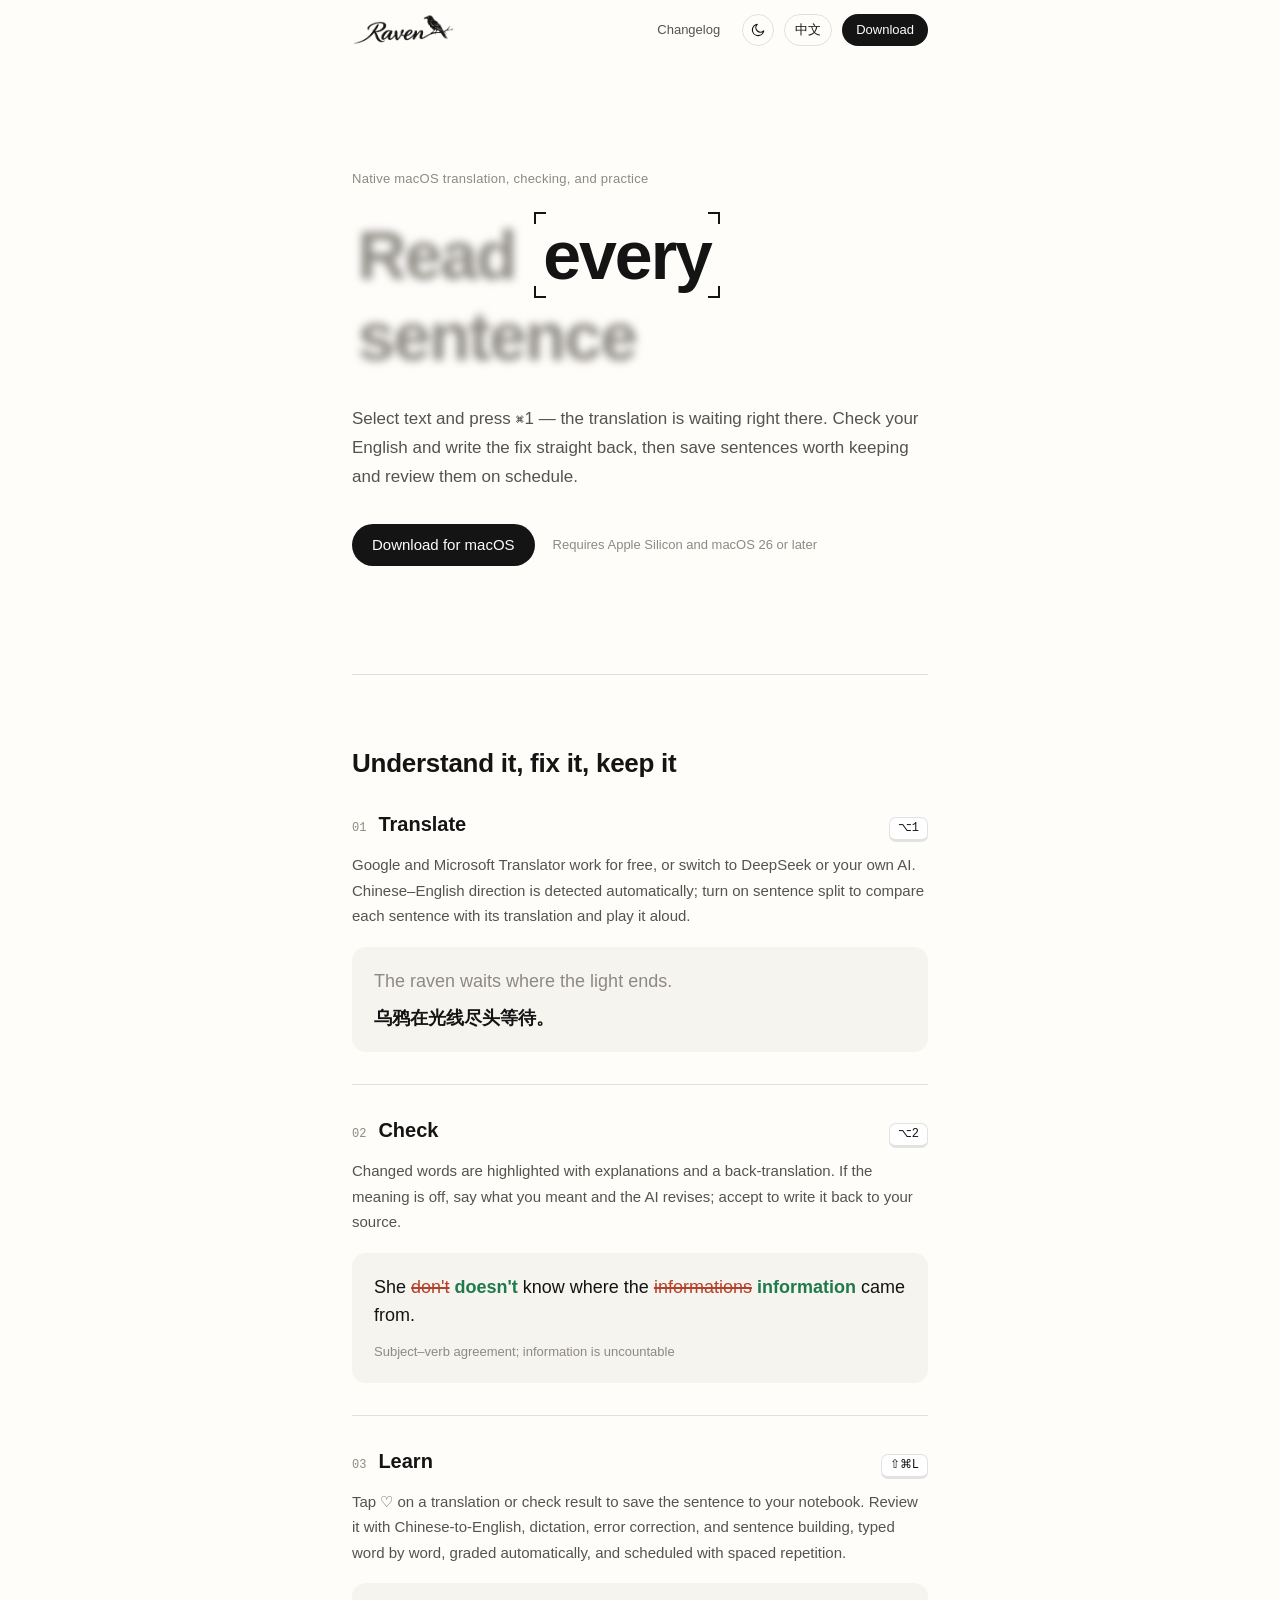
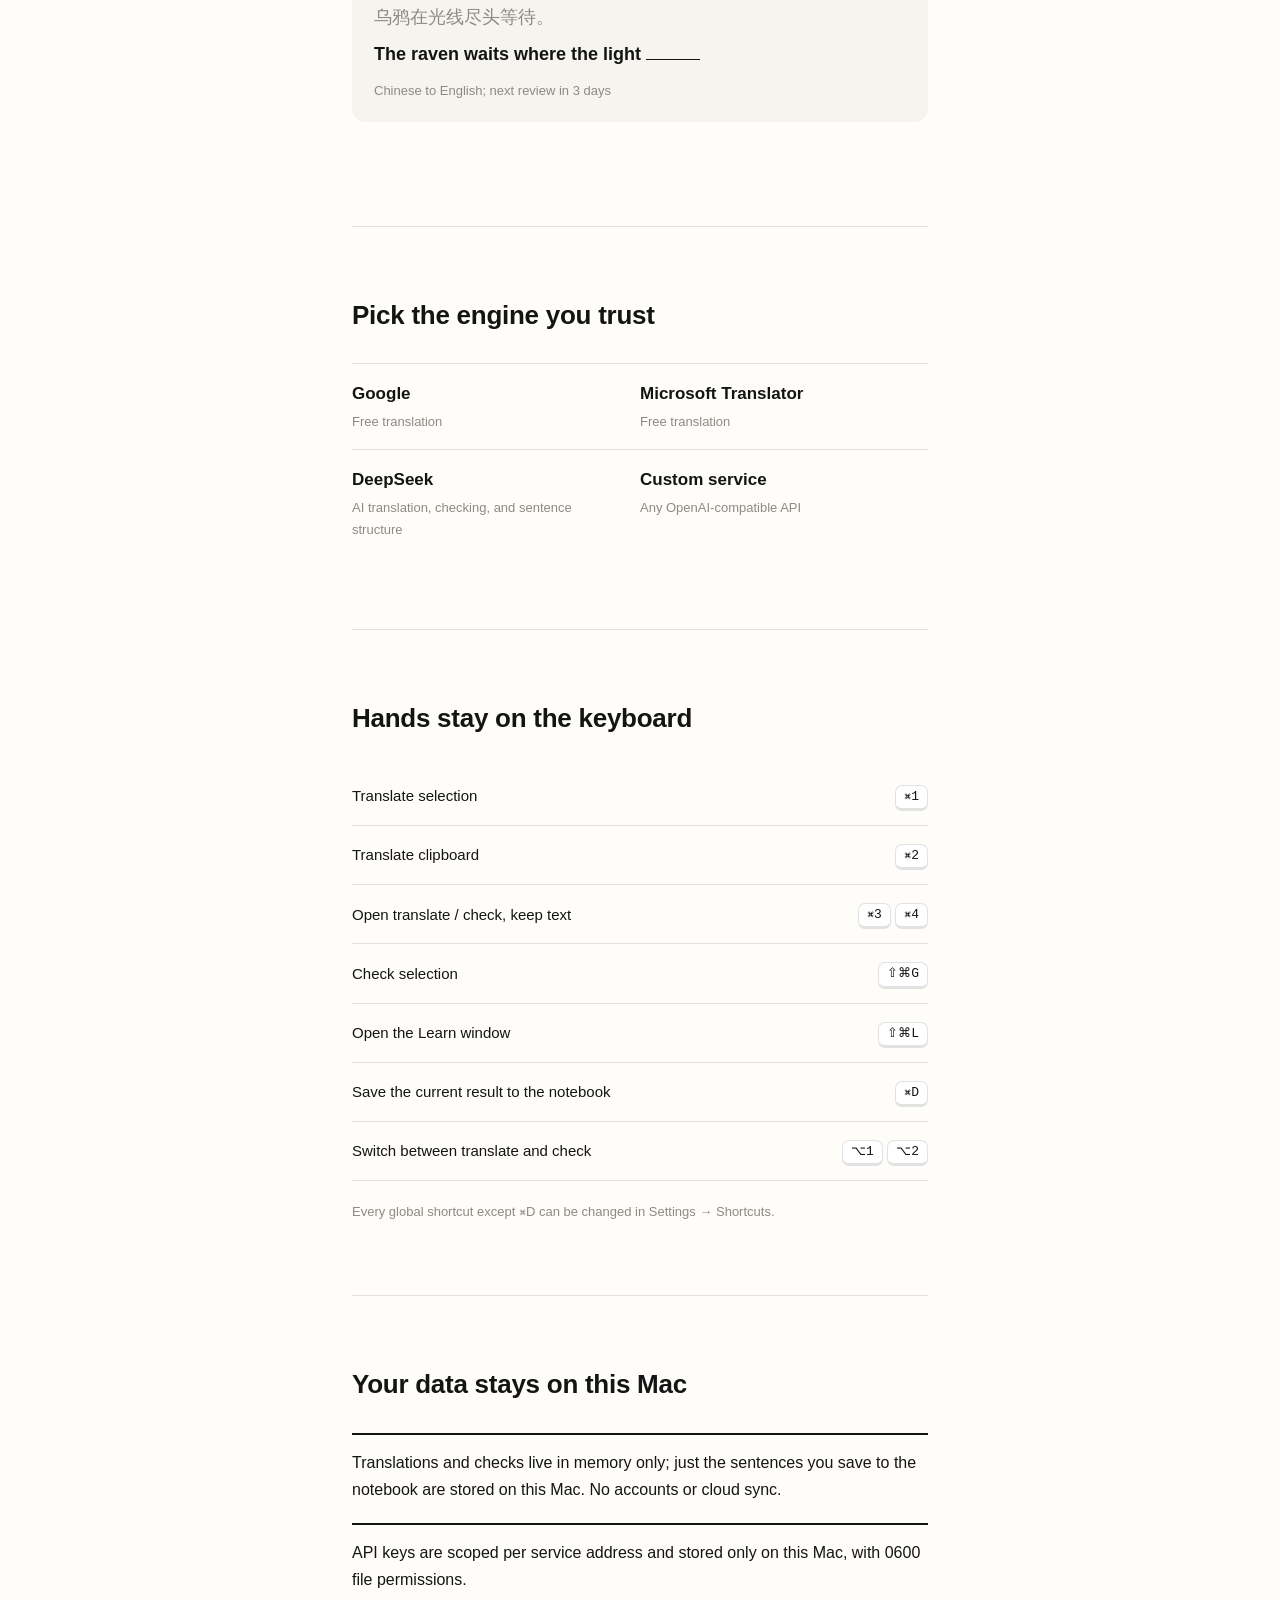
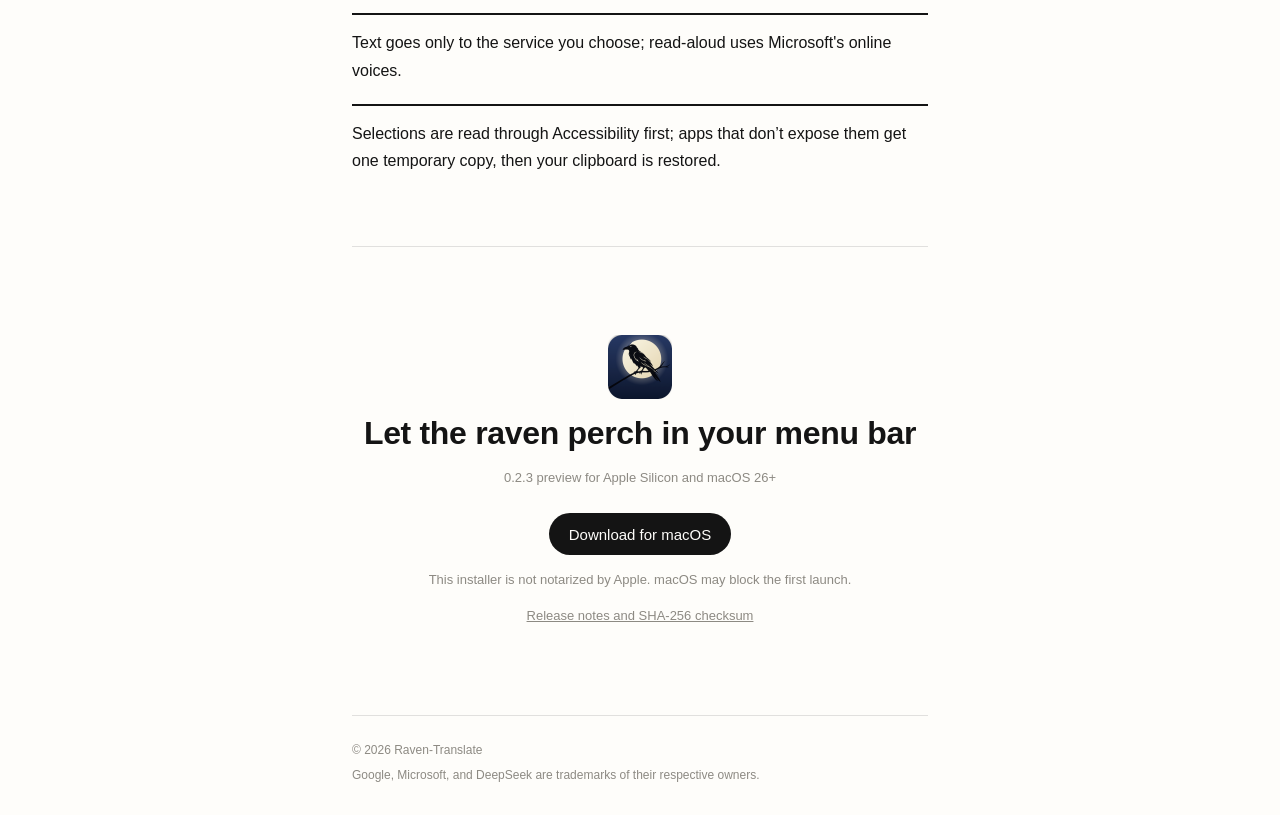
<file: website/index.html>
<!doctype html>
<html lang="zh-CN">
  <head>
    <meta charset="utf-8" />
    <meta name="viewport" content="width=device-width, initial-scale=1" />
    <title>Raven-Translate</title>
    <meta
      name="description"
      content="Raven-Translate：macOS 原生翻译、英文检查与英语学习工具。"
      data-i18n-attr="content:meta.description"
    />
    <meta name="color-scheme" content="light dark" />
    <!-- 首帧前应用已保存的主题，避免闪烁；逻辑与 main.js 的 THEME_KEY 保持一致。 -->
    <script>
      try {
        const t = localStorage.getItem("raven-site-theme");
        if (t === "light" || t === "dark") document.documentElement.dataset.theme = t;
      } catch {}
    </script>
    <link rel="icon" href="assets/icon.png" />
    <link rel="apple-touch-icon" href="assets/icon.png" />
    <link rel="stylesheet" href="base.css" />
    <link rel="stylesheet" href="sections.css" />
  </head>
  <body>
    <a class="skip" href="#main" data-i18n="nav.skip">跳到正文</a>

    <header class="nav">
      <a class="brand" href="#top" aria-label="Raven-Translate">
        <span class="brand-wordmark" aria-hidden="true"></span>
      </a>
      <div class="nav-actions">
        <a class="nav-link" href="changelog.html" data-i18n="nav.changelog">更新日志</a>
        <button class="theme" type="button" id="theme-toggle" aria-label="切换到深色主题">
          <svg
            class="icon-moon"
            viewBox="0 0 24 24"
            fill="none"
            stroke="currentColor"
            stroke-width="1.8"
            stroke-linecap="round"
            stroke-linejoin="round"
            aria-hidden="true"
          >
            <path d="M20.5 13.2A8.5 8.5 0 1 1 10.8 3.5a6.6 6.6 0 0 0 9.7 9.7z" />
          </svg>
          <svg
            class="icon-sun"
            viewBox="0 0 24 24"
            fill="none"
            stroke="currentColor"
            stroke-width="1.8"
            stroke-linecap="round"
            aria-hidden="true"
          >
            <circle cx="12" cy="12" r="4" />
            <path
              d="M12 2.5v2M12 19.5v2M4.6 4.6l1.4 1.4M18 18l1.4 1.4M2.5 12h2M19.5 12h2M4.6 19.4 6 18M18 6l1.4-1.4"
            />
          </svg>
        </button>
        <button
          class="lang"
          type="button"
          id="lang-toggle"
          aria-label="Switch to English"
          data-i18n-attr="aria-label:lang.switchLabel"
        >
          <span data-i18n="lang.switch">EN</span>
        </button>
        <a
          class="btn btn-small"
          href="https://github.com/lhjZY/raven-translate-native-site/releases/download/v0.2.3/Raven-Translate-0.2.3-arm64.dmg"
          data-i18n="cta.download"
          >下载</a
        >
      </div>
    </header>

    <main id="main">
      <section class="hero" id="top">
        <p class="eyebrow" data-i18n="hero.eyebrow">macOS 原生翻译、检查与学习</p>
        <h1 class="focus" id="focus-line" data-focus-key="hero.focus">读懂 每一句 英文</h1>
        <p class="lede" data-i18n="hero.lede">
          选中文本按下 ⌘1，译文就在原处等你。检查英文后直接写回，值得记住的句子收进词汇本，按时复习。
        </p>
        <div class="hero-cta">
          <a
            class="btn"
            href="https://github.com/lhjZY/raven-translate-native-site/releases/download/v0.2.3/Raven-Translate-0.2.3-arm64.dmg"
            data-i18n="cta.downloadMac"
            >下载 macOS 版</a
          >
          <span class="meta" data-i18n="hero.req">需要 Apple Silicon 和 macOS 26 或更高版本</span>
        </div>
      </section>

      <section class="modes" id="modes" aria-labelledby="modes-title">
        <h2 class="section-title" id="modes-title" data-i18n="modes.title">读懂，写对，记住</h2>

        <article class="mode">
          <header class="mode-head">
            <span class="mode-index">01</span>
            <h3 data-i18n="modes.translate.title">翻译</h3>
            <kbd>⌥1</kbd>
          </header>
          <p class="mode-desc" data-i18n="modes.translate.desc">
            Google、微软翻译免费可用，也可切到 DeepSeek 或自定义
            AI。中英互译自动判断方向；开启拆句后逐句对照原文与译文，每句可单独朗读。
          </p>
          <div class="demo demo-translate" aria-hidden="true">
            <p class="demo-src">The raven waits where the light ends.</p>
            <p class="demo-out" data-i18n="modes.translate.out">乌鸦在光线尽头等待。</p>
          </div>
        </article>

        <article class="mode">
          <header class="mode-head">
            <span class="mode-index">02</span>
            <h3 data-i18n="modes.check.title">检查</h3>
            <kbd>⌥2</kbd>
          </header>
          <p class="mode-desc" data-i18n="modes.check.desc">
            修改过的词高亮显示，并附修改说明与中文回译。意思不对就补充原意，AI
            会据此重新修改；满意后一键写回原文。
          </p>
          <div class="demo demo-check" aria-hidden="true">
            <p>
              She <del>don't</del> <ins>doesn't</ins> know where the <del>informations</del>
              <ins>information</ins> came from.
            </p>
            <p class="note" data-i18n="modes.check.note">主谓一致；information 为不可数名词</p>
          </div>
        </article>

        <article class="mode">
          <header class="mode-head">
            <span class="mode-index">03</span>
            <h3 data-i18n="modes.learn.title">学习</h3>
            <kbd>⇧⌘L</kbd>
          </header>
          <p class="mode-desc" data-i18n="modes.learn.desc">
            在翻译或检查结果上点 ♡，把句子加入词汇本。复习有中译英、听写、改错和连词成句，逐词输入、自动评分，并按间隔重复安排下一次。
          </p>
          <div class="demo demo-learn" aria-hidden="true">
            <p class="demo-src">乌鸦在光线尽头等待。</p>
            <p class="demo-out">The raven waits where the light <span class="gap"></span></p>
            <p class="note" data-i18n="modes.learn.note">中译英；答对后 3 天再复习</p>
          </div>
        </article>
      </section>

      <section class="engines" aria-labelledby="engines-title">
        <h2 class="section-title" id="engines-title" data-i18n="engines.title">选你信任的引擎</h2>
        <ul class="engine-list">
          <li>
            <strong>Google</strong>
            <span data-i18n="engines.free">免费翻译</span>
          </li>
          <li>
            <strong data-i18n="engines.microsoft">微软翻译</strong>
            <span data-i18n="engines.free">免费翻译</span>
          </li>
          <li>
            <strong>DeepSeek</strong>
            <span data-i18n="engines.ai">AI 翻译、检查与句子结构</span>
          </li>
          <li>
            <strong data-i18n="engines.custom">自定义服务</strong>
            <span data-i18n="engines.customDesc">任意 OpenAI 兼容接口</span>
          </li>
        </ul>
      </section>

      <section class="shortcuts" id="shortcuts" aria-labelledby="shortcuts-title">
        <h2 class="section-title" id="shortcuts-title" data-i18n="shortcuts.title">手不离键盘</h2>
        <dl class="keys">
          <div>
            <dt><kbd>⌘1</kbd></dt>
            <dd data-i18n="shortcuts.selection">翻译选中文本</dd>
          </div>
          <div>
            <dt><kbd>⌘2</kbd></dt>
            <dd data-i18n="shortcuts.clipboard">翻译剪贴板</dd>
          </div>
          <div>
            <dt><kbd>⌘3</kbd> <kbd>⌘4</kbd></dt>
            <dd data-i18n="shortcuts.open">打开翻译 / 检查，保留原文</dd>
          </div>
          <div>
            <dt><kbd>⇧⌘G</kbd></dt>
            <dd data-i18n="shortcuts.check">检查选中文本</dd>
          </div>
          <div>
            <dt><kbd>⇧⌘L</kbd></dt>
            <dd data-i18n="shortcuts.learn">打开学习窗口</dd>
          </div>
          <div>
            <dt><kbd>⌘D</kbd></dt>
            <dd data-i18n="shortcuts.save">把当前结果加入词汇本</dd>
          </div>
          <div>
            <dt><kbd>⌥1</kbd> <kbd>⌥2</kbd></dt>
            <dd data-i18n="shortcuts.switch">窗口内切换翻译 / 检查</dd>
          </div>
        </dl>
        <p class="meta" data-i18n="shortcuts.note">除 ⌘D 外，全局快捷键都可在「设置 → 快捷键」中修改。</p>
      </section>

      <section class="privacy" id="privacy" aria-labelledby="privacy-title">
        <h2 class="section-title" id="privacy-title" data-i18n="privacy.title">数据留在本机</h2>
        <ul class="facts">
          <li data-i18n="privacy.memory">翻译与检查只保留在内存；只有你加入词汇本的句子会保存在本机。没有账户或云同步。</li>
          <li data-i18n="privacy.keys">API Key 按服务地址隔离，仅保存在本机，文件权限 0600。</li>
          <li data-i18n="privacy.send">文本只发送给你当前选择的服务商；朗读使用微软在线语音。</li>
          <li data-i18n="privacy.selection">
            优先通过辅助功能读取选区；不提供选区的应用会临时复制一次，随后恢复剪贴板。
          </li>
        </ul>
      </section>

      <section class="download" id="download" aria-labelledby="download-title">
        <img class="app-icon" src="assets/icon.png" width="64" height="64" alt="" />
        <h2 id="download-title" data-i18n="download.title">让乌鸦落在你的菜单栏</h2>
        <p class="meta" data-i18n="download.req">0.2.3 预览版，适用于 Apple Silicon 和 macOS 26+</p>
        <a
          class="btn"
          id="download-link"
          href="https://github.com/lhjZY/raven-translate-native-site/releases/download/v0.2.3/Raven-Translate-0.2.3-arm64.dmg"
          data-i18n="cta.downloadMac"
          >下载 macOS 版</a
        >
        <p class="meta" data-i18n="download.notice">
          此安装包未经过 Apple 公证，macOS 可能阻止首次打开。
        </p>
        <a
          class="meta"
          href="https://github.com/lhjZY/raven-translate-native-site/releases/tag/v0.2.3"
          data-i18n="download.details"
          >版本说明与 SHA-256 校验值</a
        >
      </section>
    </main>

    <footer class="footer">
      <span>© 2026 Raven-Translate</span>
      <span data-i18n="footer.trademark">Google、Microsoft、DeepSeek 为其各自所有者的商标。</span>
    </footer>

    <script src="i18n.js"></script>
    <script src="main.js"></script>
  </body>
</html>
</file>
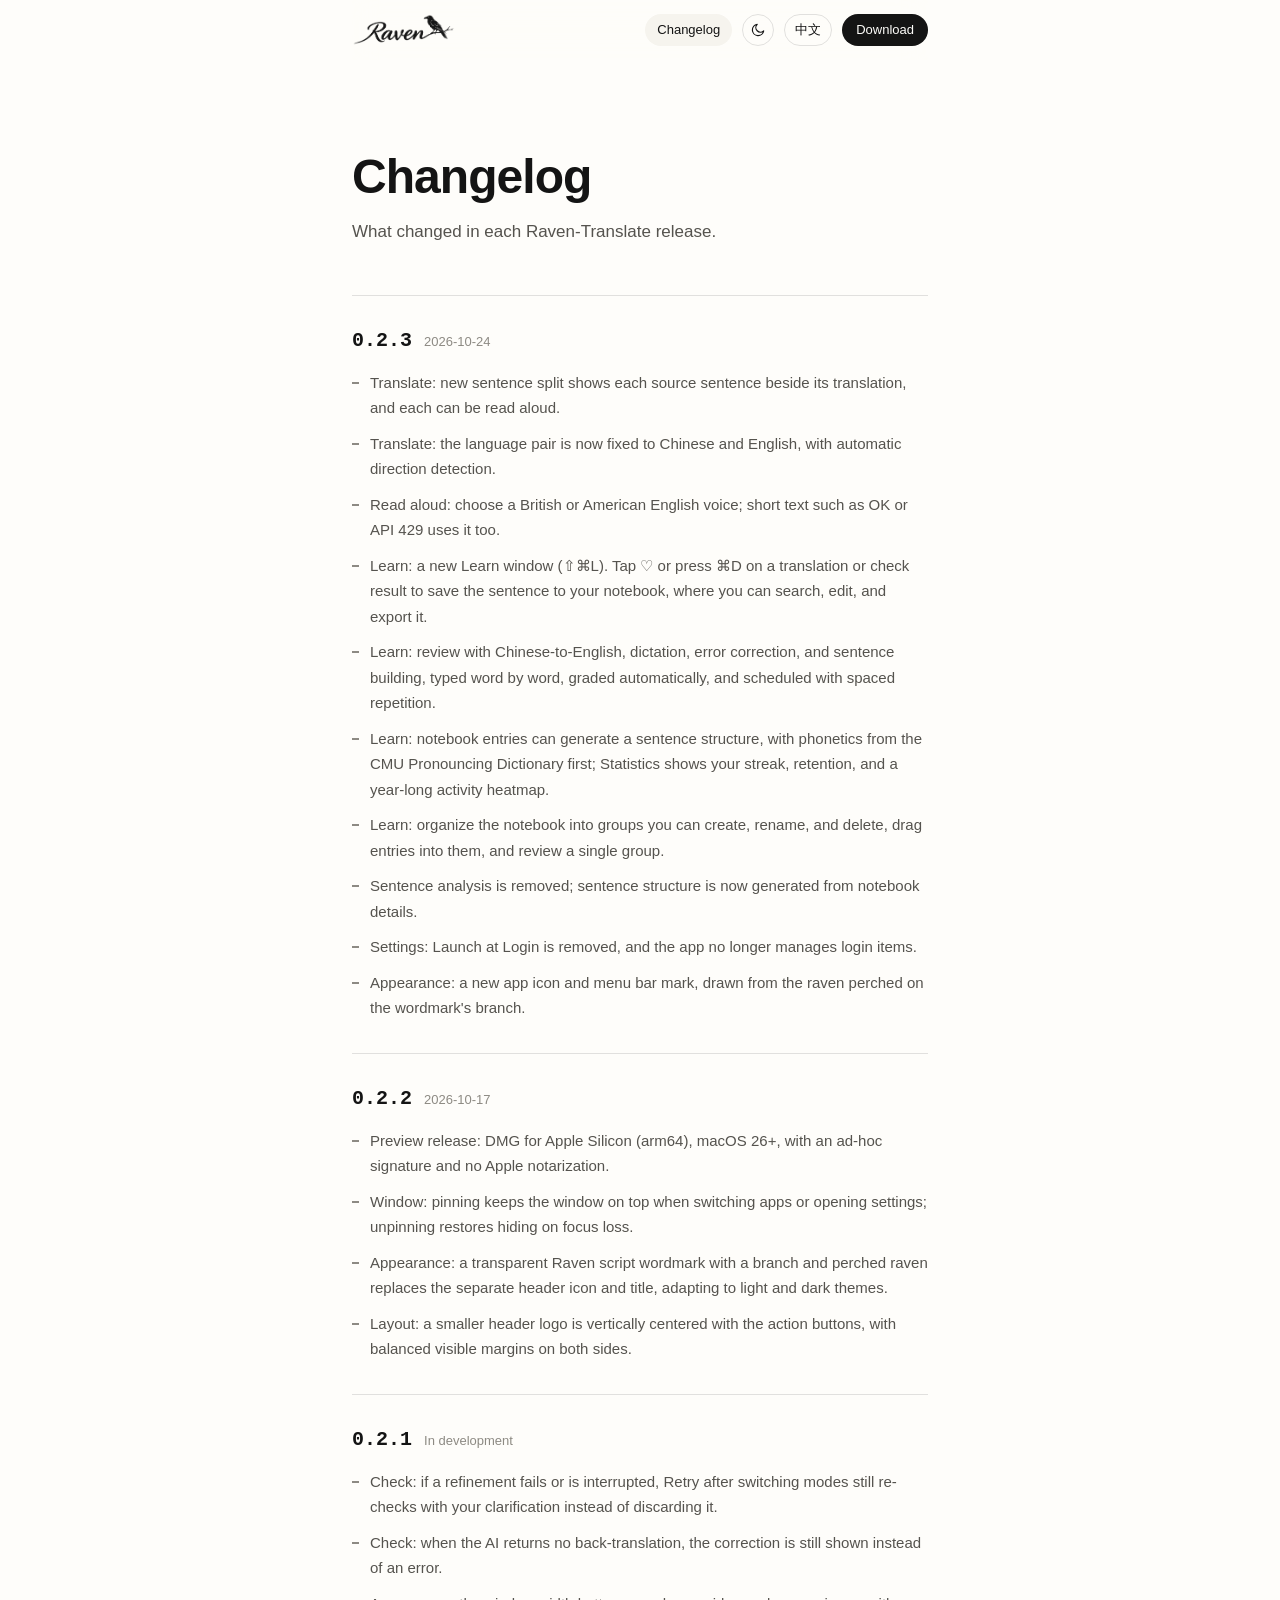
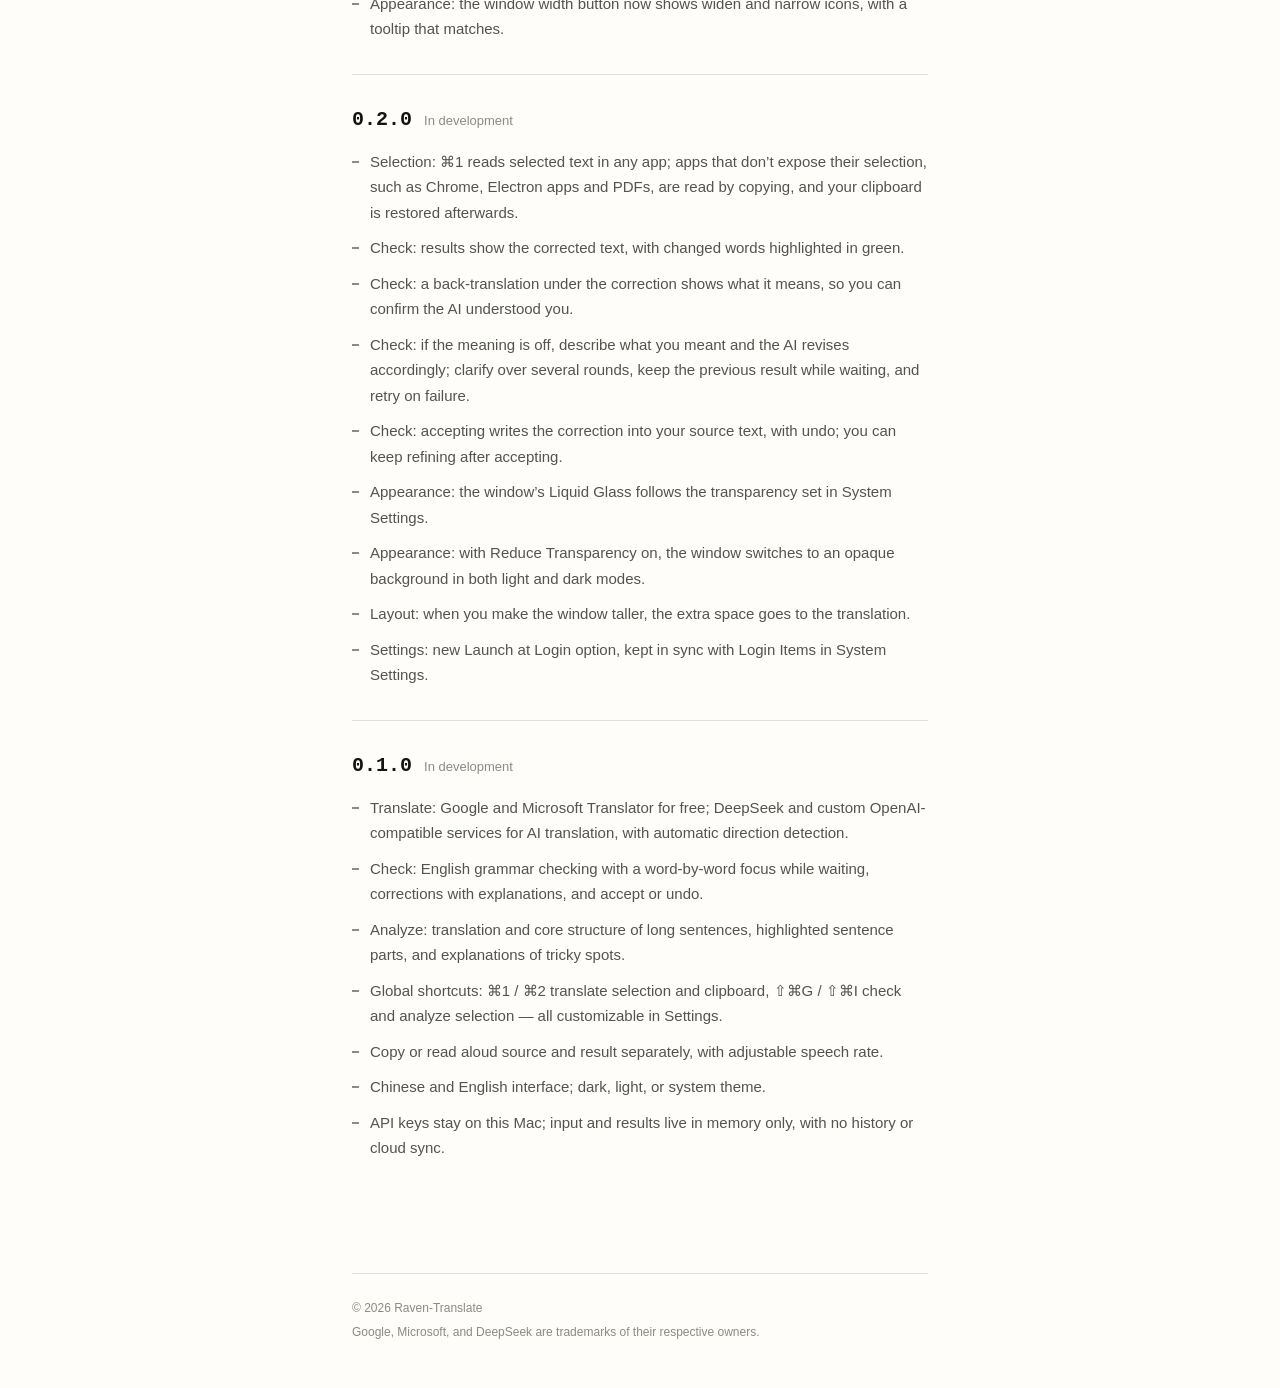
<file: website/changelog.html>
<!doctype html>
<html lang="zh-CN">
  <head>
    <meta charset="utf-8" />
    <meta name="viewport" content="width=device-width, initial-scale=1" />
    <title data-i18n="changelog.docTitle">Raven-Translate 更新日志</title>
    <meta
      name="description"
      content="Raven-Translate 各版本的更新内容。"
      data-i18n-attr="content:changelog.description"
    />
    <meta name="color-scheme" content="light dark" />
    <!-- 首帧前应用已保存的主题，避免闪烁；逻辑与 main.js 的 THEME_KEY 保持一致。 -->
    <script>
      try {
        const t = localStorage.getItem("raven-site-theme");
        if (t === "light" || t === "dark") document.documentElement.dataset.theme = t;
      } catch {}
    </script>
    <link rel="icon" href="assets/icon.png" />
    <link rel="apple-touch-icon" href="assets/icon.png" />
    <link rel="stylesheet" href="base.css" />
    <link rel="stylesheet" href="sections.css" />
    <link rel="stylesheet" href="changelog.css" />
  </head>
  <body>
    <a class="skip" href="#main" data-i18n="nav.skip">跳到正文</a>

    <header class="nav">
      <a class="brand" href="./" aria-label="Raven-Translate">
        <span class="brand-wordmark" aria-hidden="true"></span>
      </a>
      <div class="nav-actions">
        <a class="nav-link" href="changelog.html" aria-current="page" data-i18n="nav.changelog"
          >更新日志</a
        >
        <button class="theme" type="button" id="theme-toggle" aria-label="切换到深色主题">
          <svg
            class="icon-moon"
            viewBox="0 0 24 24"
            fill="none"
            stroke="currentColor"
            stroke-width="1.8"
            stroke-linecap="round"
            stroke-linejoin="round"
            aria-hidden="true"
          >
            <path d="M20.5 13.2A8.5 8.5 0 1 1 10.8 3.5a6.6 6.6 0 0 0 9.7 9.7z" />
          </svg>
          <svg
            class="icon-sun"
            viewBox="0 0 24 24"
            fill="none"
            stroke="currentColor"
            stroke-width="1.8"
            stroke-linecap="round"
            aria-hidden="true"
          >
            <circle cx="12" cy="12" r="4" />
            <path
              d="M12 2.5v2M12 19.5v2M4.6 4.6l1.4 1.4M18 18l1.4 1.4M2.5 12h2M19.5 12h2M4.6 19.4 6 18M18 6l1.4-1.4"
            />
          </svg>
        </button>
        <button
          class="lang"
          type="button"
          id="lang-toggle"
          aria-label="Switch to English"
          data-i18n-attr="aria-label:lang.switchLabel"
        >
          <span data-i18n="lang.switch">EN</span>
        </button>
        <a
          class="btn btn-small"
          href="https://github.com/lhjZY/raven-translate-native-site/releases/download/v0.2.3/Raven-Translate-0.2.3-arm64.dmg"
          data-i18n="cta.download"
          >下载</a
        >
      </div>
    </header>

    <main id="main">
      <section class="changelog">
        <h1 data-i18n="changelog.title">更新日志</h1>
        <p class="lede" data-i18n="changelog.lede">Raven-Translate 每个版本的变化。</p>
        <div id="changelog-list" class="releases">
          <noscript>
            <p class="meta">需要启用 JavaScript 才能查看更新日志。</p>
          </noscript>
        </div>
      </section>
    </main>

    <footer class="footer">
      <span>© 2026 Raven-Translate</span>
      <span data-i18n="footer.trademark">Google、Microsoft、DeepSeek 为其各自所有者的商标。</span>
    </footer>

    <script src="i18n.js"></script>
    <script src="changelog.js"></script>
    <script src="main.js"></script>
  </body>
</html>
</file>
<file: website/base.css>
/* 页面色彩：象牙底（#FEFDFA）与黑色文字。 */
:root {
  /* light-dark() 依 color-scheme 取值：默认跟随系统，data-theme 由主题按钮写入并覆盖。 */
  color-scheme: light dark;
  --bg: light-dark(#fefdfa, #111110);
  --bg-soft: light-dark(#f6f4ee, #1a1a18);
  --ink: light-dark(#141414, #f2f0ea);
  --ink-soft: light-dark(#55534e, #b3b0a8);
  --ink-faint: light-dark(#8d8a83, #7d7a73);
  --line: light-dark(rgba(20, 20, 20, 0.12), rgba(242, 240, 234, 0.12));
  --key-bg: light-dark(#ffffff, #1f1f1d);
  --btn-bg: light-dark(#141414, #f2f0ea);
  --btn-ink: light-dark(#fefdfa, #111110);
  --ins: light-dark(#1f7a4d, #5cc98f);
  --del: light-dark(#b4412c, #f0866f);
  --font:
    -apple-system, BlinkMacSystemFont, "SF Pro Text", "PingFang SC", "Hiragino Sans GB",
    "Helvetica Neue", sans-serif;
  --font-display:
    -apple-system, BlinkMacSystemFont, "SF Pro Display", "PingFang SC", "Helvetica Neue", sans-serif;
  --font-mono: ui-monospace, "SF Mono", Menlo, monospace;
  --ease: cubic-bezier(0.22, 1, 0.36, 1);
  --move: 350ms;
  /* 单栏阅读宽度（含导航），窄屏两侧各留 24px。 */
  --page: min(576px, 100% - 48px);
}

:root[data-theme="light"] {
  color-scheme: light;
}

:root[data-theme="dark"] {
  color-scheme: dark;
}

*,
*::before,
*::after {
  box-sizing: border-box;
}

html {
  scroll-behavior: smooth;
  -webkit-text-size-adjust: 100%;
}

body {
  margin: 0;
  background: var(--bg);
  color: var(--ink);
  font: 400 16px/1.7 var(--font);
  -webkit-font-smoothing: antialiased;
}

a {
  color: inherit;
}

h1,
h2,
h3,
p {
  margin: 0;
}

:focus-visible {
  outline: 2px solid var(--ink);
  outline-offset: 3px;
  border-radius: 4px;
}

.skip {
  position: absolute;
  left: 16px;
  top: -48px;
  padding: 8px 12px;
  background: var(--btn-bg);
  color: var(--btn-ink);
  border-radius: 8px;
  z-index: 10;
}

.skip:focus {
  top: 12px;
}

/* ---- App 图标：自带圆角方形，不再叠加圆角或阴影 ---- */
.app-icon {
  display: block;
  width: 64px;
  height: 64px;
}

/* ---- 导航 ---- */
.nav {
  position: sticky;
  top: 0;
  z-index: 5;
  display: flex;
  align-items: center;
  gap: 16px;
  width: var(--page);
  margin: 0 auto;
  padding: 14px 0;
  background: color-mix(in srgb, var(--bg) 86%, transparent);
  backdrop-filter: saturate(1.4) blur(14px);
  -webkit-backdrop-filter: saturate(1.4) blur(14px);
}

.brand {
  display: flex;
  align-items: center;
  flex-shrink: 0;
  text-decoration: none;
}

/* 复用 App 的 RavenWordmark.png；按宽度等比缩放，视口仅裁去上下透明留白。
   使用 alpha 遮罩保留原图形状，并跟随文字色适配明暗主题。 */
.brand-wordmark {
  display: block;
  width: 104px;
  height: 32px;
  background: currentColor;
  mask: url("assets/raven-wordmark.png") center / 100% auto no-repeat;
  -webkit-mask: url("assets/raven-wordmark.png") center / 100% auto no-repeat;
}

.nav-actions {
  display: flex;
  align-items: center;
  gap: 10px;
  margin-left: auto;
}

.nav-link {
  display: inline-flex;
  align-items: center;
  height: 32px;
  padding: 0 12px;
  border-radius: 999px;
  color: var(--ink-soft);
  font-size: 13px;
  font-weight: 500;
  text-decoration: none;
  transition:
    color 150ms,
    background-color 150ms;
}

.nav-link:hover,
.nav-link[aria-current="page"] {
  color: var(--ink);
  background: var(--bg-soft);
}

.lang,
.theme {
  min-width: 44px;
  height: 32px;
  padding: 0 10px;
  border: 1px solid var(--line);
  border-radius: 999px;
  background: transparent;
  color: var(--ink);
  font: 500 13px var(--font);
  cursor: pointer;
  transition: border-color 150ms;
}

.theme {
  display: inline-grid;
  place-items: center;
  min-width: 32px;
  padding: 0;
}

.theme svg {
  width: 16px;
  height: 16px;
}

/* 显示的是点击后将切换到的主题。 */
:root[data-theme="dark"] .icon-moon,
:root:not([data-theme="dark"]) .icon-sun {
  display: none;
}

.lang:hover,
.theme:hover {
  border-color: var(--ink-faint);
}

.btn {
  display: inline-flex;
  align-items: center;
  justify-content: center;
  height: 42px;
  padding: 0 20px;
  border-radius: 999px;
  background: var(--btn-bg);
  color: var(--btn-ink);
  font-weight: 500;
  font-size: 15px;
  text-decoration: none;
  transition:
    transform 160ms var(--ease),
    opacity 160ms;
}

.btn:hover {
  opacity: 0.88;
}

.btn:active {
  transform: scale(0.97);
}

.btn-small {
  height: 32px;
  padding: 0 14px;
  font-size: 13px;
}
</file>
<file: website/sections.css>
/* 页面各区块与响应式布局；令牌与通用控件见 base.css。 */
/* 全站单栏：宽度收在内容盒内，分隔线与文字左右对齐。 */
main > section,
.footer {
  width: var(--page);
  margin-inline: auto;
}

/* ---- 首屏 ---- */
.hero {
  padding-top: clamp(64px, 12vh, 112px);
  padding-bottom: clamp(72px, 12vh, 112px);
}

.eyebrow {
  color: var(--ink-faint);
  font-size: 13px;
  letter-spacing: 0.02em;
  margin-bottom: 24px;
}

.focus {
  position: relative;
  font: 650 clamp(44px, 12vw, 68px) / 1.12 var(--font-display);
  letter-spacing: -0.03em;
}

.focus-word {
  display: inline-block;
  padding: 0.04em 0.08em;
  transition:
    filter var(--move) var(--ease),
    color var(--move) var(--ease);
}

.focus.is-ready .focus-word {
  filter: blur(4px);
  color: var(--ink-faint);
}

.focus.is-ready .focus-word.is-active {
  filter: none;
  color: var(--ink);
}

.focus-frame {
  position: absolute;
  left: 0;
  top: 0;
  pointer-events: none;
  transition:
    transform var(--move) var(--ease),
    width var(--move) var(--ease),
    height var(--move) var(--ease);
}

.corner {
  position: absolute;
  width: 12px;
  height: 12px;
  border: 0 solid var(--ink);
}

.corner-tl {
  left: -4px;
  top: -2px;
  border-width: 2.5px 0 0 2.5px;
}
.corner-tr {
  right: -4px;
  top: -2px;
  border-width: 2.5px 2.5px 0 0;
}
.corner-bl {
  left: -4px;
  bottom: -2px;
  border-width: 0 0 2.5px 2.5px;
}
.corner-br {
  right: -4px;
  bottom: -2px;
  border-width: 0 2.5px 2.5px 0;
}

.lede {
  margin-top: 28px;
  color: var(--ink-soft);
  font-size: 17px;
}

.hero-cta {
  display: flex;
  flex-wrap: wrap;
  align-items: center;
  gap: 12px 18px;
  margin-top: 32px;
}

.meta {
  color: var(--ink-faint);
  font-size: 13px;
}

/* ---- 通用区块 ---- */
.section-title {
  font: 650 26px / 1.25 var(--font-display);
  letter-spacing: -0.01em;
  margin-bottom: 32px;
}

.modes,
.engines,
.shortcuts,
.privacy {
  padding-block: 72px;
  border-top: 1px solid var(--line);
}

/* ---- 模式 ---- */
.mode {
  display: grid;
  gap: 10px;
  padding: 32px 0;
  border-top: 1px solid var(--line);
}

.mode:first-of-type {
  border-top: 0;
  padding-top: 0;
}

.mode-head {
  display: flex;
  align-items: baseline;
  gap: 12px;
}

.mode-head h3 {
  font: 600 20px/1.3 var(--font-display);
}

.mode-index {
  font: 500 12px var(--font-mono);
  color: var(--ink-faint);
}

.mode-desc {
  color: var(--ink-soft);
  font-size: 15px;
}

.demo {
  margin-top: 8px;
  padding: 20px 22px;
  border-radius: 14px;
  background: var(--bg-soft);
  font-size: 18px;
  line-height: 1.6;
}

.demo-src {
  color: var(--ink-faint);
}

.demo-out {
  margin-top: 8px;
  font-weight: 600;
}

.demo-check del {
  color: var(--del);
  text-decoration-thickness: 2px;
}

.demo-check ins {
  color: var(--ins);
  text-decoration: none;
  font-weight: 600;
}

.demo-learn .gap {
  display: inline-block;
  width: 3em;
  border-bottom: 0.5px solid currentColor;
}

.note {
  margin-top: 12px;
  color: var(--ink-faint);
  font-size: 13px;
}

/* ---- 引擎 ---- */
.engine-list {
  display: grid;
  grid-template-columns: repeat(2, minmax(0, 1fr));
  margin: 0;
  padding: 0;
  list-style: none;
}

.engine-list li {
  display: flex;
  flex-direction: column;
  gap: 2px;
  padding: 16px 16px 16px 0;
  border-top: 1px solid var(--line);
}

.engine-list strong {
  font-size: 17px;
  font-weight: 600;
}

.engine-list span {
  color: var(--ink-faint);
  font-size: 13px;
}

/* ---- 快捷键 ---- */
.keys {
  margin: 0 0 20px;
}

.keys > div {
  display: flex;
  align-items: center;
  justify-content: space-between;
  gap: 16px;
  padding: 14px 0;
  border-bottom: 1px solid var(--line);
}

.keys dt {
  order: 2;
  white-space: nowrap;
}

.keys dd {
  margin: 0;
  font-size: 15px;
}

kbd {
  display: inline-block;
  min-width: 2.2em;
  padding: 2px 8px;
  border: 1px solid var(--line);
  border-bottom-width: 3px;
  border-radius: 7px;
  background: var(--key-bg);
  color: var(--ink);
  font: 500 13px/1.4 var(--font-mono);
  text-align: center;
}

.mode-head kbd {
  margin-left: auto;
  font-size: 12px;
}

/* ---- 隐私 ---- */
.facts {
  display: grid;
  gap: 20px;
  margin: 0;
  padding: 0;
  list-style: none;
}

.facts li {
  padding-top: 14px;
  border-top: 2px solid var(--ink);
  font-size: 16px;
}

/* ---- 下载 ---- */
.download {
  display: flex;
  flex-direction: column;
  align-items: center;
  gap: 14px;
  padding-block: 88px;
  text-align: center;
  border-top: 1px solid var(--line);
}

.download h2 {
  font: 650 clamp(26px, 6vw, 32px) / 1.25 var(--font-display);
  letter-spacing: -0.01em;
}

.download .btn {
  margin-top: 10px;
}

.footer {
  display: flex;
  flex-direction: column;
  gap: 4px;
  padding: 24px 0 40px;
  border-top: 1px solid var(--line);
  color: var(--ink-faint);
  font-size: 12px;
}

/* ---- 窄屏 ---- */
@media (max-width: 480px) {
  .nav-actions {
    gap: 6px;
    white-space: nowrap;
  }
  .nav-link {
    padding-inline: 8px;
  }
  .nav .btn-small {
    padding-inline: 10px;
  }
  .nav .lang {
    padding-inline: 8px;
  }
  .nav {
    gap: 8px;
    flex-wrap: wrap;
  }
  /* 窄屏仍保留完整字标；按钮放不下时换行，避免挤压品牌图案。 */
  .brand-wordmark {
    width: 80px;
    height: 24px;
  }
  .engine-list {
    grid-template-columns: minmax(0, 1fr);
  }
}

@media (prefers-reduced-motion: reduce) {
  html {
    scroll-behavior: auto;
  }
  .focus.is-ready .focus-word {
    filter: none;
  }
  .focus-word,
  .focus-frame,
  .btn {
    transition: none;
  }
}
</file>
<file: website/changelog.css>
/* 更新日志页：与首页同一单栏，每个版本一段，版本号与状态在上、条目在下。 */
.changelog {
  padding-block: clamp(56px, 10vh, 96px) 80px;
}

.changelog h1 {
  font: 650 clamp(36px, 9vw, 48px) / 1.12 var(--font-display);
  letter-spacing: -0.02em;
}

.changelog .lede {
  margin-top: 14px;
}

.releases {
  margin-top: 48px;
}

.release {
  display: grid;
  gap: 16px;
  padding: 32px 0;
  border-top: 1px solid var(--line);
  scroll-margin-top: 72px;
}

.release-head {
  display: flex;
  align-items: baseline;
  gap: 12px;
}

.release-head h2 {
  font: 600 20px/1.3 var(--font-mono);
}

.release-date {
  color: var(--ink-faint);
  font-size: 13px;
}

.release ul {
  display: grid;
  gap: 10px;
  margin: 0;
  padding: 0;
  list-style: none;
}

.release li {
  position: relative;
  padding-left: 18px;
  color: var(--ink-soft);
  font-size: 15px;
}

.release li::before {
  content: "";
  position: absolute;
  left: 0;
  top: 0.8em;
  width: 7px;
  height: 2px;
  background: var(--ink-faint);
}
</file>
